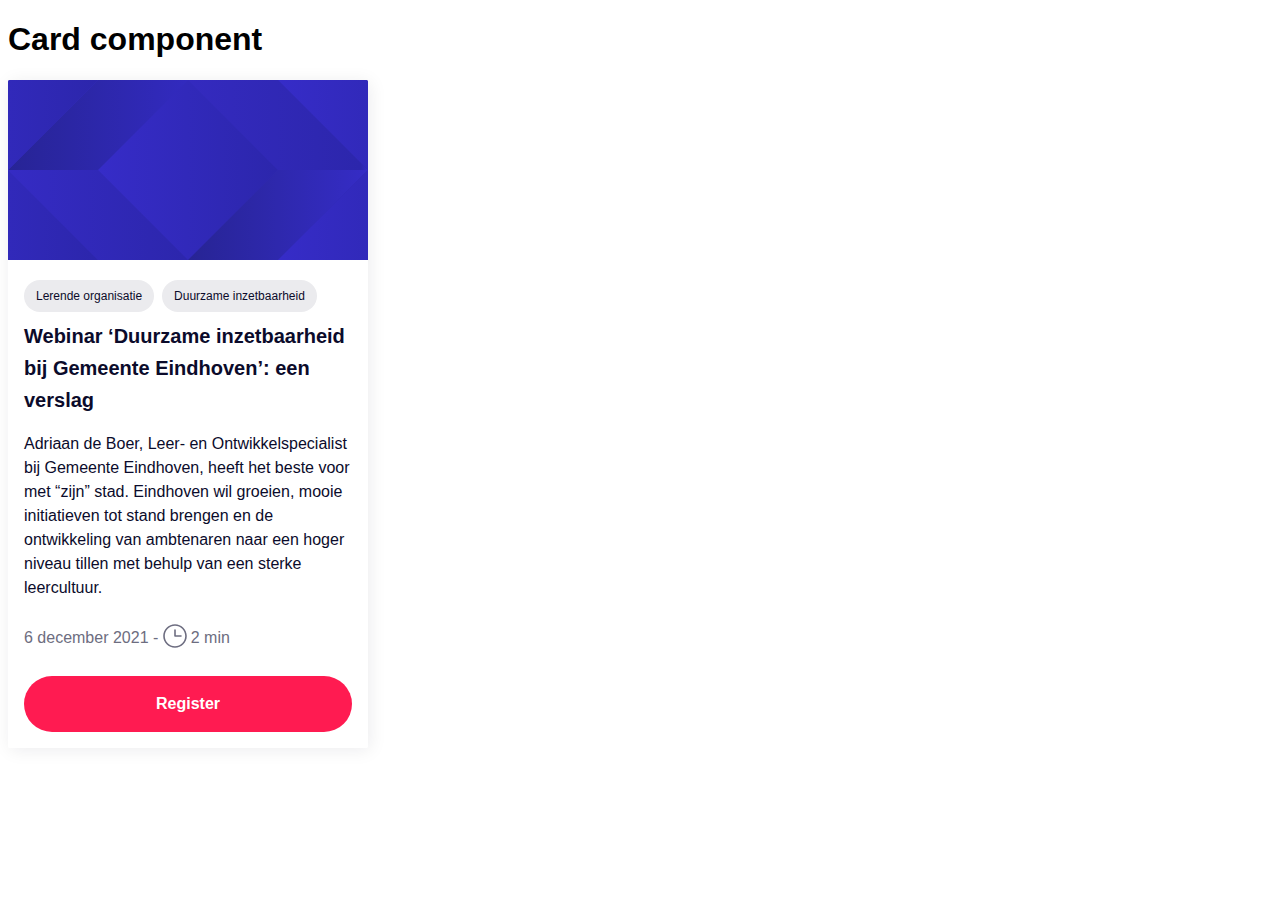
<file: src/index.html>
<!doctype html>
<html lang="en">
<head>
  <meta charset="UTF-8">
  <meta name="viewport"
        content="width=device-width, user-scalable=no, initial-scale=1.0, maximum-scale=1.0, minimum-scale=1.0">
  <meta http-equiv="X-UA-Compatible" content="ie=edge">
  <title>UI Card</title>
  <link rel="stylesheet" href="styles.css">
</head>
<body>

<h1>Card component</h1>

<a href="https://www.studytube.nl/" class="card" style="width: 360px">
  <div class="card-image-wrapper">
    <img src="assets/pattern-electric-blue.svg" class="card-image">
  </div>

  <div class="card__body">
    <div class="card__tags tag-list">
        <div class="tag">Lerende organisatie</div>
        <div class="tag">Duurzame inzetbaarheid</div>
    </div>

    <div class="card__title mb-16">Webinar ‘Duurzame inzetbaarheid bij Gemeente Eindhoven’: een verslag</div>
    <div class="card__description">Adriaan de Boer, Leer- en Ontwikkelspecialist bij Gemeente Eindhoven, heeft het beste voor met “zijn” stad. Eindhoven wil groeien, mooie initiatieven tot stand brengen en de ontwikkeling van ambtenaren naar een hoger niveau tillen met behulp van een sterke leercultuur.</div>

    <div class="card__footer">
      <div class="card__datetime">
        <div class="card__datetime__date">6 december 2021</div>&nbsp;-&nbsp;
        <span class="card__datetime__time">
        <div class="icon">
            <svg width="24" height="24" viewBox="0 0 24 24" fill="none" xmlns="http://www.w3.org/2000/svg">
              <path fill-rule="evenodd" clip-rule="evenodd" d="M12 1.80001C6.36665 1.80001 1.79995 6.36671 1.79995 12C1.79995 17.6333 6.36665 22.2 12 22.2C17.6333 22.2 22.2 17.6333 22.2 12C22.2 6.36671 17.6333 1.80001 12 1.80001ZM0.199951 12C0.199951 5.48305 5.48299 0.200012 12 0.200012C18.5169 0.200012 23.7999 5.48305 23.7999 12C23.7999 18.517 18.5169 23.8 12 23.8C5.48299 23.8 0.199951 18.517 0.199951 12Z" fill="#6d6d80"/>
              <path fill-rule="evenodd" clip-rule="evenodd" d="M12 5.20001C12.4418 5.20001 12.8 5.55818 12.8 6.00001V11.2H18C18.4418 11.2 18.8 11.5582 18.8 12C18.8 12.4418 18.4418 12.8 18 12.8H12C11.5581 12.8 11.2 12.4418 11.2 12V6.00001C11.2 5.55818 11.5581 5.20001 12 5.20001Z" fill="#6D6D80"/>
            </svg>
          </div>
        <span>2 min</span>
      </span>
      </div>
      <span class="btn btn-red">Register</span>
    </div>
  </div>
</a>

</body>
</html>
</file>
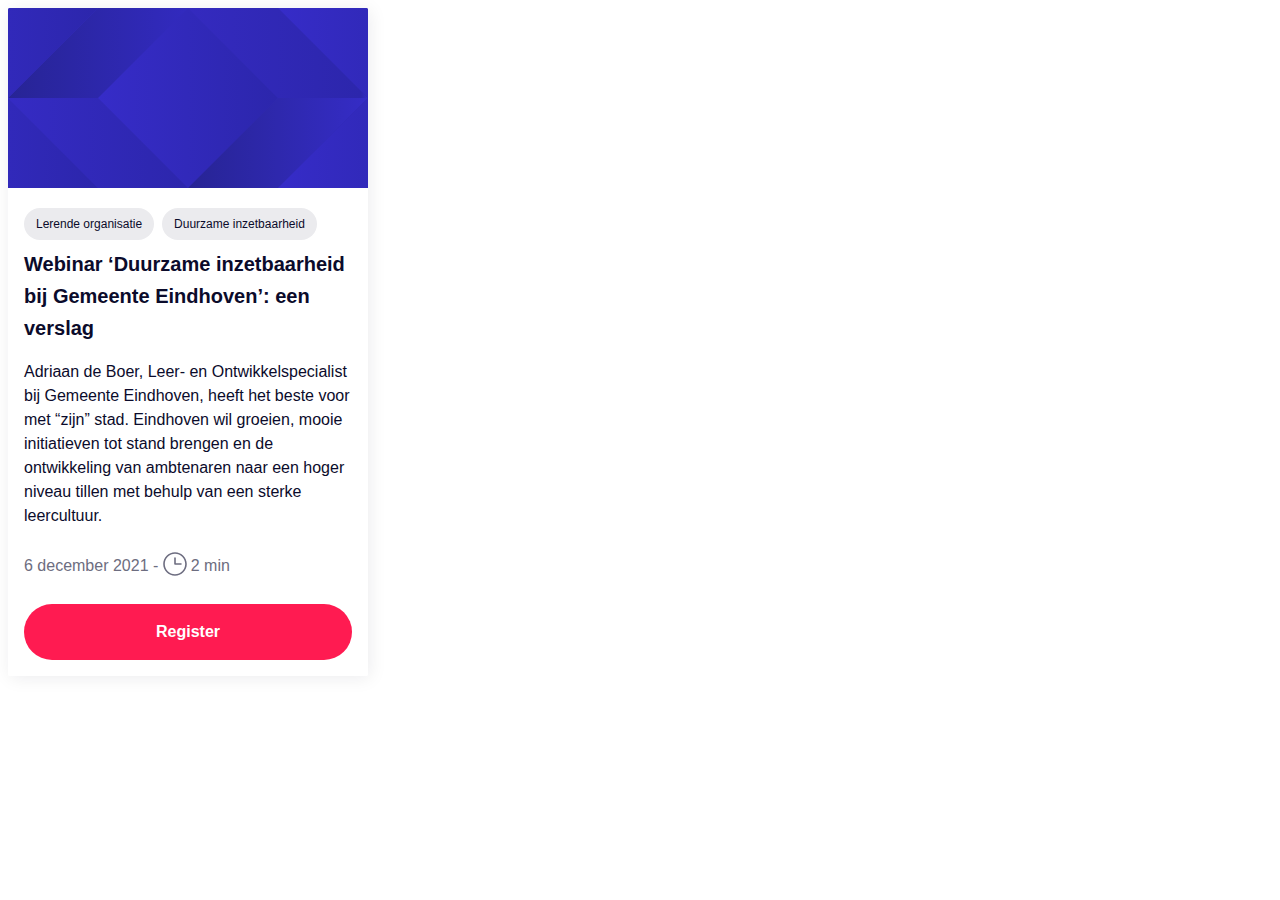
<file: src/card.html>
<!doctype html>
<html lang="en">
<head>
  <meta charset="UTF-8">
  <meta name="viewport"
        content="width=device-width, user-scalable=no, initial-scale=1.0, maximum-scale=1.0, minimum-scale=1.0">
  <meta http-equiv="X-UA-Compatible" content="ie=edge">
  <title>UI Card</title>
  <link rel="stylesheet" href="styles.css">
</head>
<body>

<a href="https://www.studytube.nl/" class="card" style="width: 360px">
  <div class="card-image-wrapper">
    <img src="assets/pattern-electric-blue.svg" class="card-image">
  </div>

  <div class="card__body">
    <div class="card__tags tag-list">
        <div class="tag">Lerende organisatie</div>
        <div class="tag">Duurzame inzetbaarheid</div>
    </div>

    <div class="card__title mb-16">Webinar ‘Duurzame inzetbaarheid bij Gemeente Eindhoven’: een verslag</div>
    <div class="card__description">Adriaan de Boer, Leer- en Ontwikkelspecialist bij Gemeente Eindhoven, heeft het beste voor met “zijn” stad. Eindhoven wil groeien, mooie initiatieven tot stand brengen en de ontwikkeling van ambtenaren naar een hoger niveau tillen met behulp van een sterke leercultuur.</div>

    <div class="card__footer">
      <div class="card__datetime">
        <div class="card__datetime__date">6 december 2021</div>&nbsp;-&nbsp;
        <span class="card__datetime__time">
        <div class="icon">
            <svg width="24" height="24" viewBox="0 0 24 24" fill="none" xmlns="http://www.w3.org/2000/svg">
              <path fill-rule="evenodd" clip-rule="evenodd" d="M12 1.80001C6.36665 1.80001 1.79995 6.36671 1.79995 12C1.79995 17.6333 6.36665 22.2 12 22.2C17.6333 22.2 22.2 17.6333 22.2 12C22.2 6.36671 17.6333 1.80001 12 1.80001ZM0.199951 12C0.199951 5.48305 5.48299 0.200012 12 0.200012C18.5169 0.200012 23.7999 5.48305 23.7999 12C23.7999 18.517 18.5169 23.8 12 23.8C5.48299 23.8 0.199951 18.517 0.199951 12Z" fill="#6d6d80"/>
              <path fill-rule="evenodd" clip-rule="evenodd" d="M12 5.20001C12.4418 5.20001 12.8 5.55818 12.8 6.00001V11.2H18C18.4418 11.2 18.8 11.5582 18.8 12C18.8 12.4418 18.4418 12.8 18 12.8H12C11.5581 12.8 11.2 12.4418 11.2 12V6.00001C11.2 5.55818 11.5581 5.20001 12 5.20001Z" fill="#6D6D80"/>
            </svg>
          </div>
        <span>2 min</span>
      </span>
      </div>
      <span class="btn btn-red">Register</span>
    </div>
  </div>
</a>

</body>
</html>
</file>
<file: src/styles.css>
* {
  box-sizing: border-box;
}

body {
  font-family: Arial;
  font-weight: 300;
}

.card {
  background-color: #FFF;
  border-radius: 2px;
  box-shadow: 2px 2px 18px rgb(11 11 43 / 8%);
  color: #0b0b2b;
  display: flex;
  flex-direction: column;
  height: 100%;
  overflow: hidden;
  text-decoration: none;
}

.card-image {
  width: 100%;
  height: auto;
}

.card__title {
  font-size: 20px;
  line-height: 32px;
  margin: 0;
  font-weight: bold;
}

.card__description {
  font-size: 16px;
  line-height: 24px;
}

.card__body {
  padding: 16px;
  display: flex;
  flex-direction: column;
  flex-grow: 1;
  background-color: #fff;
}

.card__tags {
   margin-bottom: 8px;
 }

.tag-list {
  display: flex;
  flex-wrap: wrap;
}

.tag {
  display: inline-flex;
  align-items: center;
  padding: 4px 12px;
  font-weight: 400;
  font-size: .75rem;
  line-height: 1.5rem;
  text-decoration: none;
  background-color: #ebebee;
  border-radius: 1.75rem;
  outline: 0;
}

.tag:not(:last-child) {
  margin-right: 8px;
}

.card__footer {
   margin-top: auto;
   padding-top: 1.5rem;
}

.card__datetime {
  margin: 0;
  display: flex;
  align-items: center;
  color: #6d6d80;
 }

.card__datetime__time {
  display: flex;
  align-items: center;
}

.btn {
  display: block;
  width: 100%;
  font-size: 16px;
  line-height: 24px;

  font-weight: 600;
  font-family: Arial;
  text-align: center;
  cursor: pointer;
  padding: 16px 24px;
  border-radius: 2.75rem;
}

.btn-red {
  color: #fff;
  background-color: #ff1b51;
}

.card .btn {
  margin-top: 24px;
}

.card .icon {
  margin-right: 4px;
}

.mb-16 {
  margin-bottom: 16px;
}
</file>
